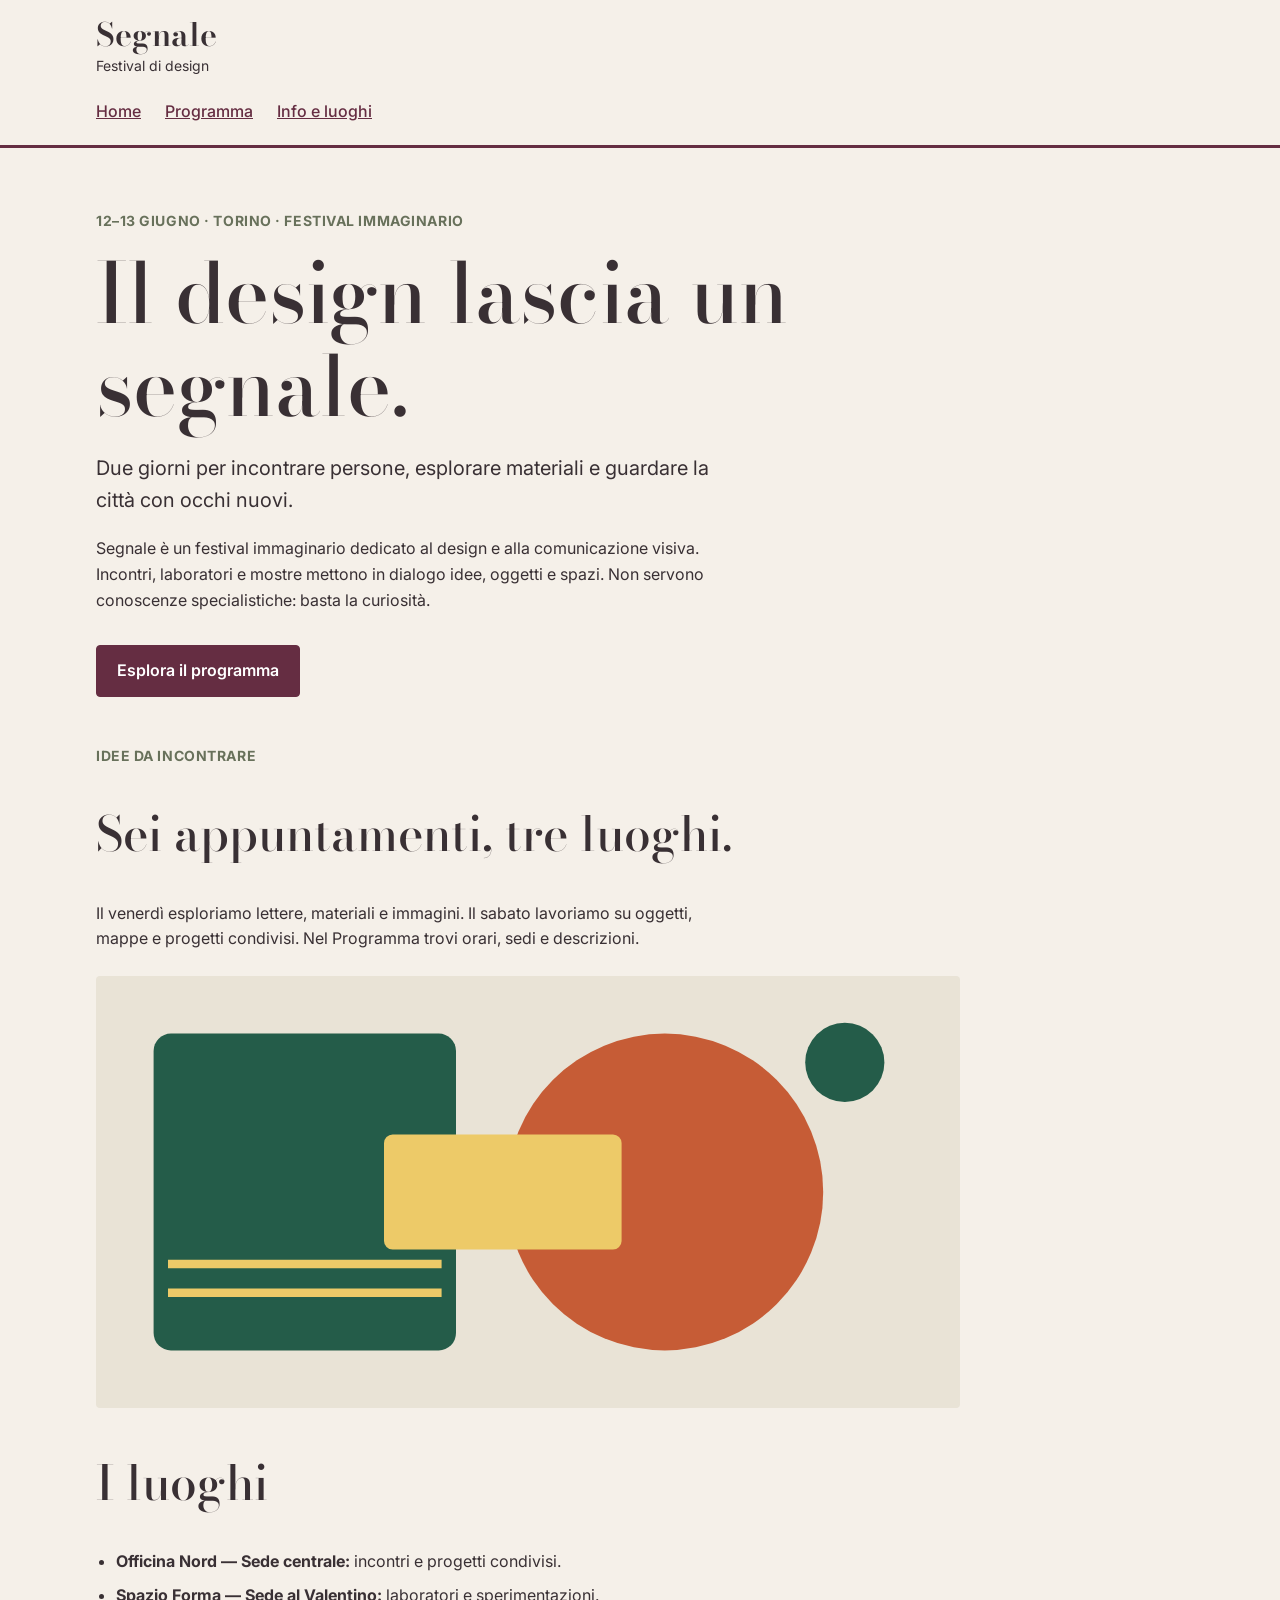
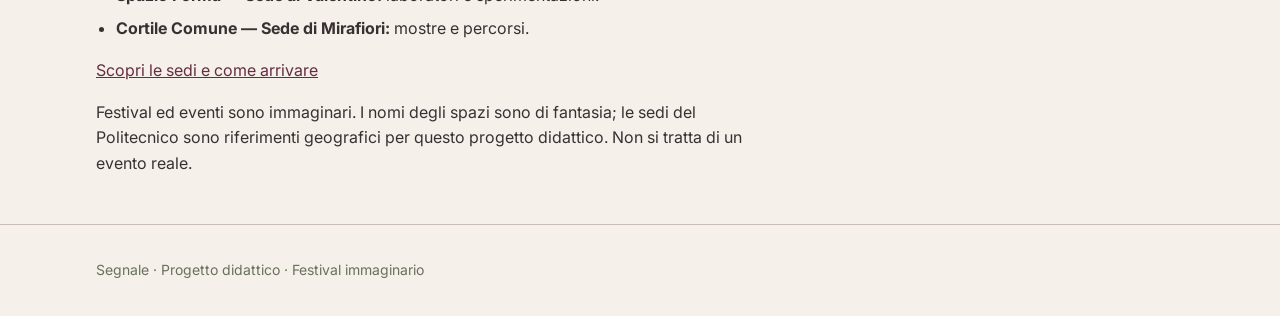
<file: index.html>
<!doctype html>
<html lang="it">
<head>
  <meta charset="utf-8">
  <meta name="viewport" content="width=device-width, initial-scale=1">
  <title>Segnale — Festival di design</title>

<link rel="preconnect" href="https://fonts.googleapis.com">
<link rel="preconnect" href="https://fonts.gstatic.com" crossorigin>
<link href="https://fonts.googleapis.com/css2?family=Bodoni+Moda:opsz,wght@6..96,400;6..96,500;6..96,600;6..96,700&family=Inter:wght@400;500;600;700&display=swap" rel="stylesheet">

<link rel="stylesheet" href="style.css">
</head>
<body>
  <a class="skip-link" href="#contenuto">Vai al contenuto</a>
  <header class="site-header">
    <div class="container">
      <a class="brand" href="index.html">Segnale<span>Festival di design</span></a>
      <nav>
        <a href="index.html">Home</a>
        <a href="programma.html">Programma</a>
        <a href="info.html">Info e luoghi</a>
      </nav>
    </div>
  </header>

  <main id="contenuto" class="container">
    <section class="intro">
      <p class="eyebrow">12–13 giugno · Torino · Festival immaginario</p>
      <h1 id="titolo-home">Il design lascia un segnale.</h1>
      <p class="lead">Due giorni per incontrare persone, esplorare materiali e guardare la città con occhi nuovi.</p>
      <p class="reading-text">Segnale è un festival immaginario dedicato al design e alla comunicazione visiva. Incontri, laboratori e mostre mettono in dialogo idee, oggetti e spazi. Non servono conoscenze specialistiche: basta la curiosità.</p>
      <a class="button-link" href="programma.html">Esplora il programma</a>
    </section>

    <section class="content-section">
      <p class="eyebrow">Idee da incontrare</p>
      <h2 id="titolo-festival">Sei appuntamenti, tre luoghi.</h2>
      <p class="reading-text">Il venerdì esploriamo lettere, materiali e immagini. Il sabato lavoriamo su oggetti, mappe e progetti condivisi. Nel Programma trovi orari, sedi e descrizioni.</p>
      <img class="festival-image" src="assets/festival.svg" alt="Composizione geometrica di cerchi e rettangoli nei colori del festival" width="1200" height="600">
    </section>

    <section class="content-section">
      <h2 id="titolo-luoghi">I luoghi</h2>
      <ul class="venues">
        <li><strong>Officina Nord — Sede centrale:</strong> incontri e progetti condivisi.</li>
        <li><strong>Spazio Forma — Sede al Valentino:</strong> laboratori e sperimentazioni.</li>
        <li><strong>Cortile Comune — Sede di Mirafiori:</strong> mostre e percorsi.</li>
      </ul>
      <p><a href="info.html">Scopri le sedi e come arrivare</a></p>
      <p class="reading-text">Festival ed eventi sono immaginari. I nomi degli spazi sono di fantasia; le sedi del Politecnico sono riferimenti geografici per questo progetto didattico. Non si tratta di un evento reale.</p>
    </section>
  </main>

  <footer class="site-footer"><div class="container"><p>Segnale · Progetto didattico · Festival immaginario</p></div></footer>
</body>
</html>
</file>
<file: style.css>
/* SEGNALE â€” Festival di design
   IdentitÃ  visiva aggiornata: Burgundy, panna, verde salvia e rosa cipria.
   Font web: Bodoni Moda + Inter (Google Fonts).
*/



:root {
  --colore-primario: #652D42;       /* Burgundy */
  --colore-primario-scuro: #4D2032; /* Burgundy scuro */
  --colore-sfondo: #F5F0E9;         /* Panna */
  --colore-testo: #393034;          /* Prugna scuro */
  --colore-secondario: #68715B;     /* Verde salvia */
  --colore-accento: #E7C9CC;        /* Rosa cipria */
  --colore-bordo: #C9BDB7;

  --font-testo: 'Inter', Arial, Helvetica, sans-serif;
  --font-titoli: 'Bodoni Moda', Georgia, 'Times New Roman', serif;
}

* {
  box-sizing: border-box;
}

body {
  margin: 0;
  background: var(--colore-sfondo);
  color: var(--colore-testo);
  font-family: var(--font-testo);
  font-size: 1rem;
  line-height: 1.6;
}

a {
  color: var(--colore-primario);
}

a:hover {
  color: var(--colore-primario-scuro);
  text-decoration: underline;
}

a:focus {
  outline: 3px solid var(--colore-secondario);
  outline-offset: 3px;
}

.container {
  width: 92%;
  max-width: 68rem;
  margin: 0 auto;
}

.site-header {
  position: sticky;
  top: 0;
  z-index: 1000;
  padding: 1rem 0;
  border-bottom: 3px solid var(--colore-primario);
  background: var(--colore-sfondo);
}

.brand {
  display: inline-block;
  color: var(--colore-testo);
  font-family: var(--font-titoli);
  font-size: 2rem;
  font-weight: 600;
  line-height: 1.2;
  text-decoration: none;
}

.brand span {
  display: block;
  margin-top: 0.25rem;
  font-family: var(--font-testo);
  font-size: 0.875rem;
  font-weight: 400;
}

nav {
  display: flex;
  flex-direction: column;
  align-items: flex-start;
  gap: 0.5rem;
  margin-top: 1rem;
}

nav a {
  display: block;
  padding: 0.25rem 0;
  font-weight: 500;
  margin: 0;
}

@media (min-width: 600px) {
  nav {
    flex-direction: row;
    align-items: center;
    gap: 1.5rem;
  }
}

.intro {
  padding: 3rem 0 1rem;
}

.eyebrow,
.event-meta {
  color: var(--colore-secondario);
  font-size: 0.875rem;
  font-weight: 700;
  letter-spacing: 0.04em;
  text-transform: uppercase;
}

h1,
h2,
h3 {
  font-family: var(--font-titoli);
  font-weight: 500;
  line-height: 1.12;
}

h1 {
  max-width: 18ch;
  margin: 0.75rem 0 1.25rem;
  font-size: clamp(2.8rem, 7vw, 5.2rem);
}

h2 {
  font-size: clamp(2rem, 4vw, 3rem);
}

h3 {
  margin: 0.5rem 0 0.75rem;
  font-size: 1.7rem;
}

.lead {
  max-width: 48ch;
  font-size: 1.25rem;
}

.reading-text {
  max-width: 65ch;
}

.button-link {
  display: inline-block;
  margin-top: 1rem;
  padding: 0.75rem 1.25rem;
  border: 1px solid var(--colore-primario);
  border-radius: 0.25rem;
  background: var(--colore-primario);
  color: #ffffff;
  font-weight: 600;
  text-decoration: none;
}

.button-link:hover {
  background: var(--colore-primario-scuro);
  color: #ffffff;
}

.content-section {
  margin: 2rem 0 3rem;
}

.festival-image {
  display: block;
  width: 100%;
  max-width: 54rem;
  height: auto;
  margin-top: 1.5rem;
  border-radius: 0.25rem;
}

.venues {
  padding-left: 1.25rem;
}

.venues li {
  margin-bottom: 0.5rem;
}

.event-grid {
  display: grid;
  grid-template-columns: 1fr;
  gap: 2rem;
}

.event-card {
  overflow: hidden;
  border: 1px solid var(--colore-bordo);
  border-radius: 0.25rem;
  background: #FFFCF8;
}

.event-card img {
  display: block;
  width: 100%;
  height: auto;
}

.event-body {
  padding: 1.5rem;
}

.event-place {
  margin-bottom: 0;
  color: var(--colore-secondario);
  font-size: 0.875rem;
}

.site-footer {
  padding: 1.25rem 0;
  border-top: 1px solid var(--colore-bordo);
  color: var(--colore-secondario);
  font-size: 0.875rem;
}

.skip-link {
  position: absolute;
  top: -6rem;
  left: 1rem;
  padding: 0.75rem 1rem;
  background: #FFFCF8;
  color: var(--colore-testo);
}

.skip-link:focus {
  top: 1rem;
}

@media (min-width: 600px) {
  .event-grid {
    grid-template-columns: repeat(2, 1fr);
  }
}

@media (min-width: 1024px) {
  .event-grid {
    grid-template-columns: repeat(3, 1fr);
  }
}

button {
  padding: 0.65rem 0.9rem;
  border: 1px solid var(--colore-primario);
  border-radius: 0.25rem;
  background: var(--colore-primario);
  color: #ffffff;
  font-family: var(--font-testo);
  font-size: 1rem;
  font-weight: 600;
  cursor: pointer;
}

button:hover {
  background: var(--colore-primario-scuro);
}

button:focus {
  outline: 3px solid var(--colore-secondario);
  outline-offset: 3px;
}

.venue-gallery {
  max-width: 54rem;
}

.venue-swiper {
  width: 100%;
}

.venue-slide {
  margin: 0;
  overflow: hidden;
  border: 1px solid var(--colore-bordo);
  border-radius: 0.25rem;
  background: #FFFCF8;
}

.venue-slide img {
  display: block;
  width: 100%;
  height: auto;
}

.venue-slide figcaption {
  padding: 1.25rem;
}

.gallery-controls {
  display: grid;
  grid-template-columns: repeat(2, 1fr);
  gap: 0.75rem;
  margin-top: 1rem;
}

.gallery-count {
  margin: 0.75rem 0 0;
  text-align: center;
}

@media (max-width: 319px) {
  .gallery-label {
    font-size: 0;
  }
}

.map-container {
  margin: 1.5rem 0;
  overflow: hidden;
  border: 1px solid var(--colore-bordo);
  border-radius: 0.25rem;
  background: #FFFCF8;
}

.map-container iframe {
  display: block;
  width: 100%;
  height: 28rem;
  border: 0;
}

.venue-addresses {
  display: grid;
  grid-template-columns: 1fr;
  gap: 1.5rem;
}

.venue-address {
  padding: 1.25rem;
  border: 1px solid var(--colore-bordo);
  border-radius: 0.25rem;
}

.teaching-note {
  margin-top: 2rem;
}

@media (min-width: 768px) {
  .venue-addresses {
    grid-template-columns: repeat(3, 1fr);
  }
}
</file>
